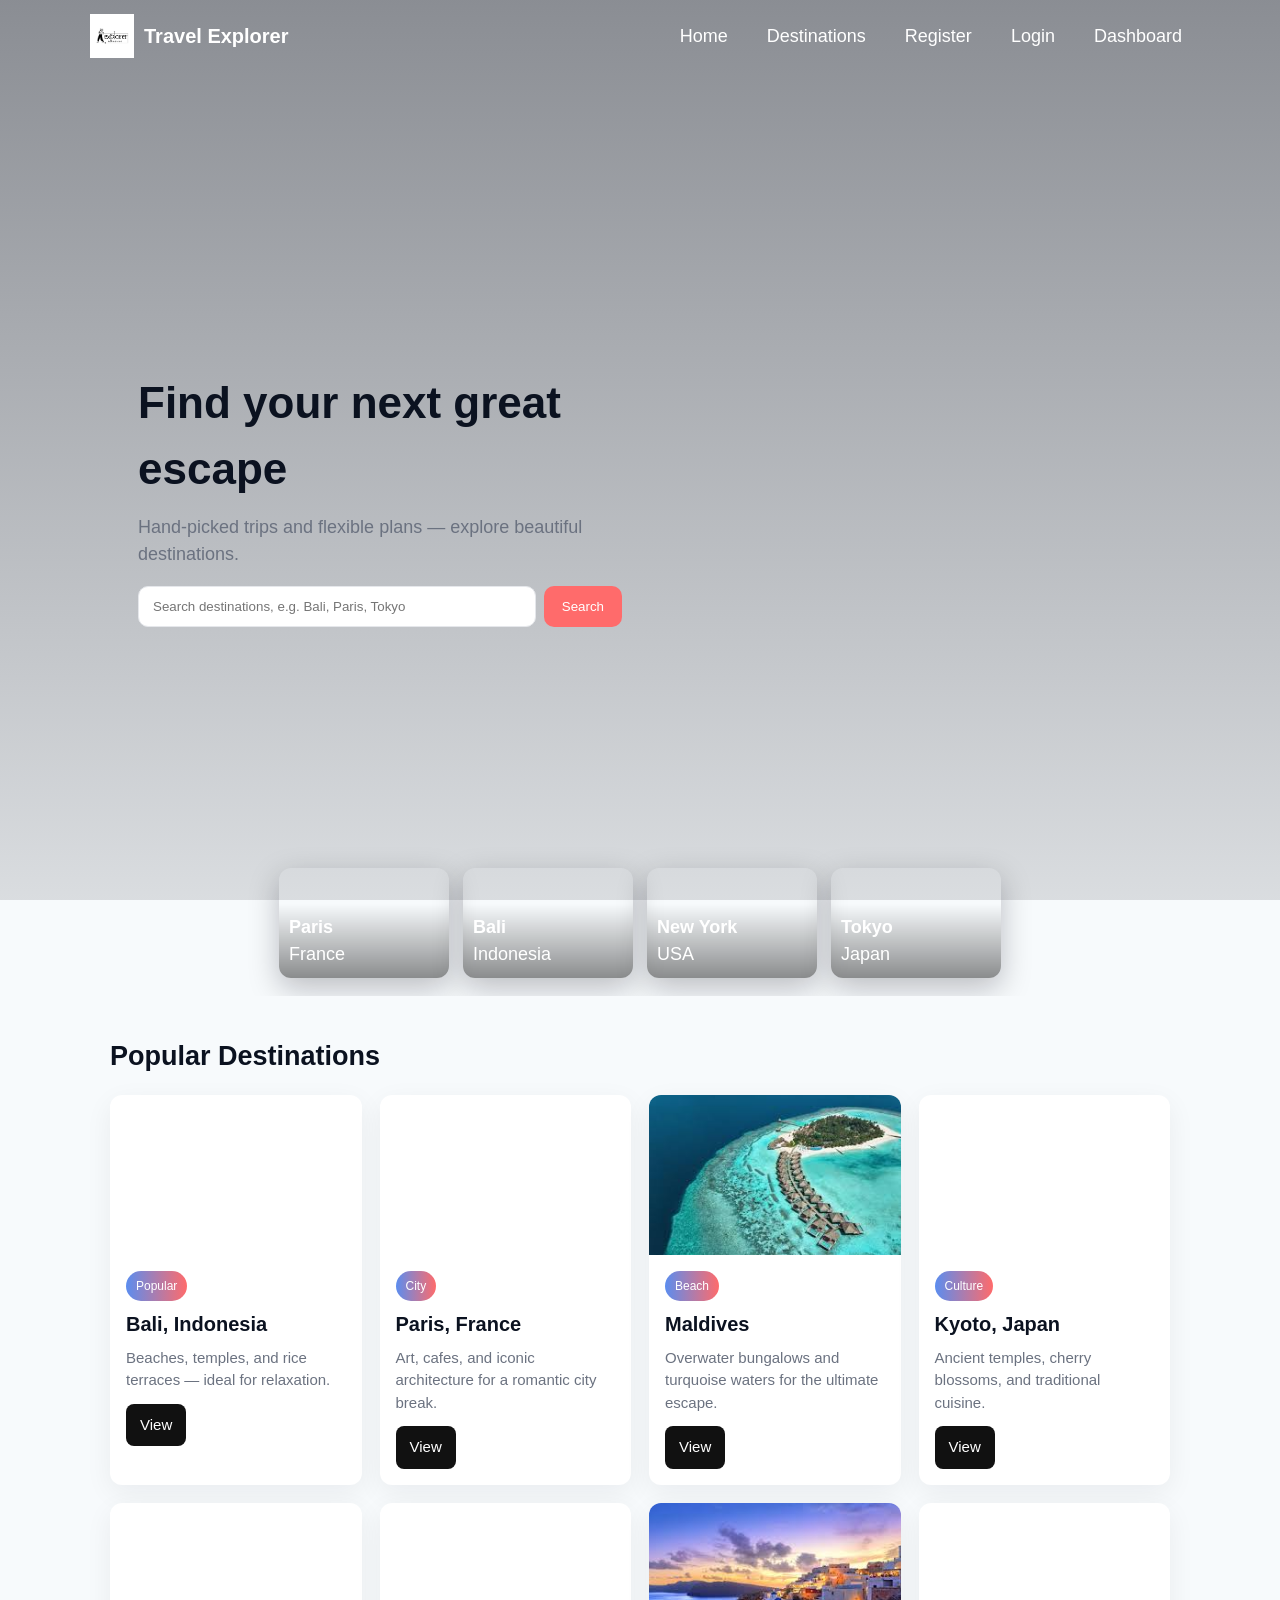
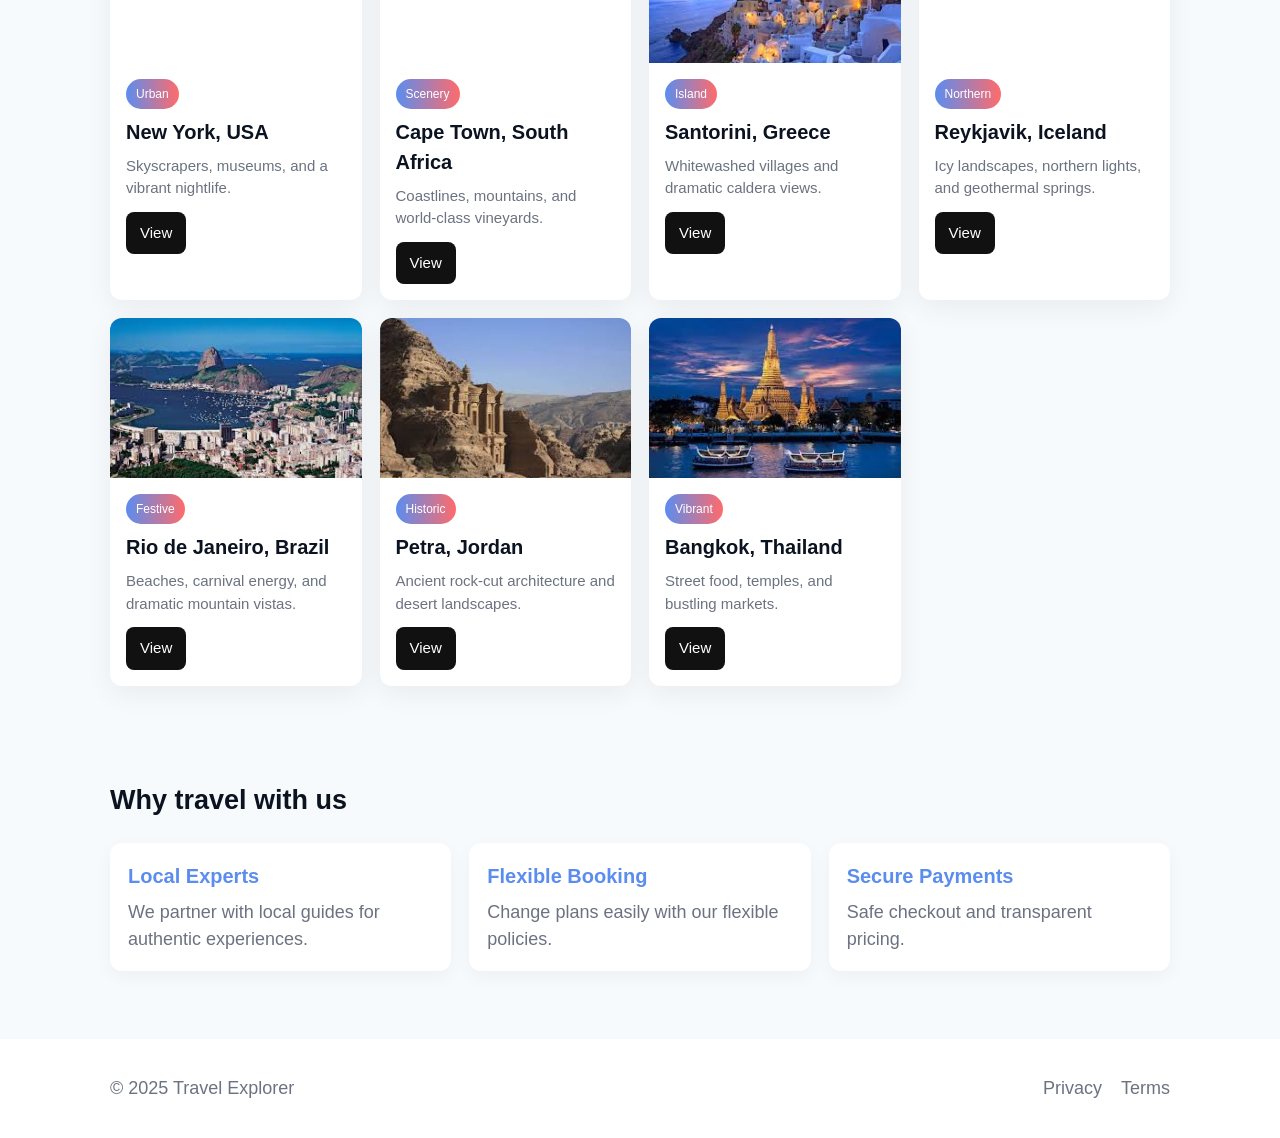
<file: index.html>
<!DOCTYPE html>
<html lang="en">
    <head>
        <meta charset="utf-8" />
        <meta name="viewport" content="width=device-width,initial-scale=1" />
        <title>Travel Explorer — Home</title>
        <link rel="stylesheet" href="style.css" />
    </head>
    <body>
        <header class="site-header hero-header">
            <div class="container header-inner">
                <a class="brand" href="index.html">
                    <img src="explorerlogo.png" alt="Travel Explorer logo" class="logo" />
                    <span class="brand-text">Travel Explorer</span>
                </a>
                <nav class="main-nav">
                    <a href="index.html">Home</a>
                    <a href="#destinations">Destinations</a>
                    <a href="register.html">Register</a>
                    <a href="login.html">Login</a>
                    <a href="dashboard.html">Dashboard</a>
                </nav>
            </div>
        </header>

        <section class="hero">
            <div class="container hero-inner">
                <div class="hero-content">
                    <h1>Find your next great escape</h1>
                    <p>Hand-picked trips and flexible plans — explore beautiful destinations.</p>
                    <form class="search-form" action="#">
                        <input type="text" placeholder="Search destinations, e.g. Bali, Paris, Tokyo" aria-label="Search destinations" />
                        <button type="submit">Search</button>
                    </form>
                </div>
                <div class="hero-media" style="background-image:url('https://images.unsplash.com/photo-1507525428034-b723cf961d3e?auto=format&fit=crop&w=1400&q=80')"></div>
            </div>

            <!-- Most visited overlay (appears with transform animation) -->
            <div class="most-visited" aria-hidden="false">
                <div class="mv-card" style="background-image:url('https://images.unsplash.com/photo-1502602898657-3e91760cbb34?auto=format&fit=crop&w=800&q=60')">
                    <div class="mv-body"><strong>Paris</strong><span>France</span></div>
                </div>
                <div class="mv-card" style="background-image:url('https://images.unsplash.com/photo-1501785888041-af3ef285b470?auto=format&fit=crop&w=800&q=60')">
                    <div class="mv-body"><strong>Bali</strong><span>Indonesia</span></div>
                </div>
                <div class="mv-card" style="background-image:url('https://images.unsplash.com/photo-1467269204594-9661b134dd2b?auto=format&fit=crop&w=800&q=60')">
                    <div class="mv-body"><strong>New York</strong><span>USA</span></div>
                </div>
                <div class="mv-card" style="background-image:url('https://images.unsplash.com/photo-1549692520-acc6669e2f0c?auto=format&fit=crop&w=800&q=60')">
                    <div class="mv-body"><strong>Tokyo</strong><span>Japan</span></div>
                </div>
            </div>
        </section>

        <main class="container">
            <section id="destinations" class="cards">
                <h2>Popular Destinations</h2>
                <div class="grid">
                    <article class="card">
                        <div class="card-image" style="background-image:url('https://images.unsplash.com/photo-1501785888041-af3ef285b470?auto=format&fit=crop&w=1200&q=80')"></div>
                        <div class="card-body">
                            <span class="badge">Popular</span>
                            <h3>Bali, Indonesia</h3>
                            <p>Beaches, temples, and rice terraces — ideal for relaxation.</p>
                            <a class="btn" href="#">View</a>
                        </div>
                    </article>

                    <article class="card">
                        <div class="card-image" style="background-image:url('https://images.unsplash.com/photo-1502602898657-3e91760cbb34?auto=format&fit=crop&w=1200&q=80')"></div>
                        <div class="card-body">
                            <span class="badge">City</span>
                            <h3>Paris, France</h3>
                            <p>Art, cafes, and iconic architecture for a romantic city break.</p>
                            <a class="btn" href="#">View</a>
                        </div>
                    </article>

                    <article class="card">
                        <div class="card-image" style="background-image:url('[data-uri]')"></div>
                        <div class="card-body">
                            <span class="badge">Beach</span>
                            <h3>Maldives</h3>
                            <p>Overwater bungalows and turquoise waters for the ultimate escape.</p>
                            <a class="btn" href="#">View</a>
                        </div>
                    </article>

                    <article class="card">
                        <div class="card-image" style="background-image:url('https://images.unsplash.com/photo-1549692520-acc6669e2f0c?auto=format&fit=crop&w=1200&q=80')"></div>
                        <div class="card-body">
                            <span class="badge">Culture</span>
                            <h3>Kyoto, Japan</h3>
                            <p>Ancient temples, cherry blossoms, and traditional cuisine.</p>
                            <a class="btn" href="#">View</a>
                        </div>
                    </article>

                    <article class="card">
                        <div class="card-image" style="background-image:url('https://images.unsplash.com/photo-1467269204594-9661b134dd2b?auto=format&fit=crop&w=1200&q=80')"></div>
                        <div class="card-body">
                            <span class="badge">Urban</span>
                            <h3>New York, USA</h3>
                            <p>Skyscrapers, museums, and a vibrant nightlife.</p>
                            <a class="btn" href="#">View</a>
                        </div>
                    </article>

                    <article class="card">
                        <div class="card-image" style="background-image:url('https://images.unsplash.com/photo-1508610048659-a06b669e3321?auto=format&fit=crop&w=1200&q=80')"></div>
                        <div class="card-body">
                            <span class="badge">Scenery</span>
                            <h3>Cape Town, South Africa</h3>
                            <p>Coastlines, mountains, and world-class vineyards.</p>
                            <a class="btn" href="#">View</a>
                        </div>
                    </article>

                    <article class="card">
                        <div class="card-image" style="background-image:url('[data-uri]')"></div>
                        <div class="card-body">
                            <span class="badge">Island</span>
                            <h3>Santorini, Greece</h3>
                            <p>Whitewashed villages and dramatic caldera views.</p>
                            <a class="btn" href="#">View</a>
                        </div>
                    </article>
                    
                    <article class="card">
                        <div class="card-image" style="background-image:url('https://images.unsplash.com/photo-1482192596544-9eb780fc7f66?auto=format&fit=crop&w=1200&q=80')"></div>
                        <div class="card-body">
                            <span class="badge">Northern</span>
                            <h3>Reykjavik, Iceland</h3>
                            <p>Icy landscapes, northern lights, and geothermal springs.</p>
                            <a class="btn" href="#">View</a>
                        </div>
                    </article>

                    <article class="card">
                        <div class="card-image" style="background-image:url('[data-uri]')"></div>
                        <div class="card-body">
                            <span class="badge">Festive</span>
                            <h3>Rio de Janeiro, Brazil</h3>
                            <p>Beaches, carnival energy, and dramatic mountain vistas.</p>
                            <a class="btn" href="#">View</a>
                        </div>
                    </article>

                    <article class="card">
                        <div class="card-image" style="background-image:url('[data-uri]')"></div>
                        <div class="card-body">
                            <span class="badge">Historic</span>
                            <h3>Petra, Jordan</h3>
                            <p>Ancient rock-cut architecture and desert landscapes.</p>
                            <a class="btn" href="#">View</a>
                        </div>
                    </article>

                    <article class="card">
                        <div class="card-image" style="background-image:url('[data-uri]')"></div>
                        <div class="card-body">
                            <span class="badge">Vibrant</span>
                            <h3>Bangkok, Thailand</h3>
                            <p>Street food, temples, and bustling markets.</p>
                            <a class="btn" href="#">View</a>
                        </div>
                    </article>
                </div>
            </section>

            <section class="features">
                <h2>Why travel with us</h2>
                <div class="feature-grid">
                    <div class="feature">
                        <h3>Local Experts</h3>
                        <p>We partner with local guides for authentic experiences.</p>
                    </div>
                    <div class="feature">
                        <h3>Flexible Booking</h3>
                        <p>Change plans easily with our flexible policies.</p>
                    </div>
                    <div class="feature">
                        <h3>Secure Payments</h3>
                        <p>Safe checkout and transparent pricing.</p>
                    </div>
                </div>
            </section>
        </main>

        <footer class="site-footer">
            <div class="container footer-inner">
                <p>&copy; 2025 Travel Explorer</p>
                <nav class="footer-nav">
                    <a href="#">Privacy</a>
                    <a href="#">Terms</a>
                </nav>
            </div>
        </footer>
    </body>
</html>
</file>
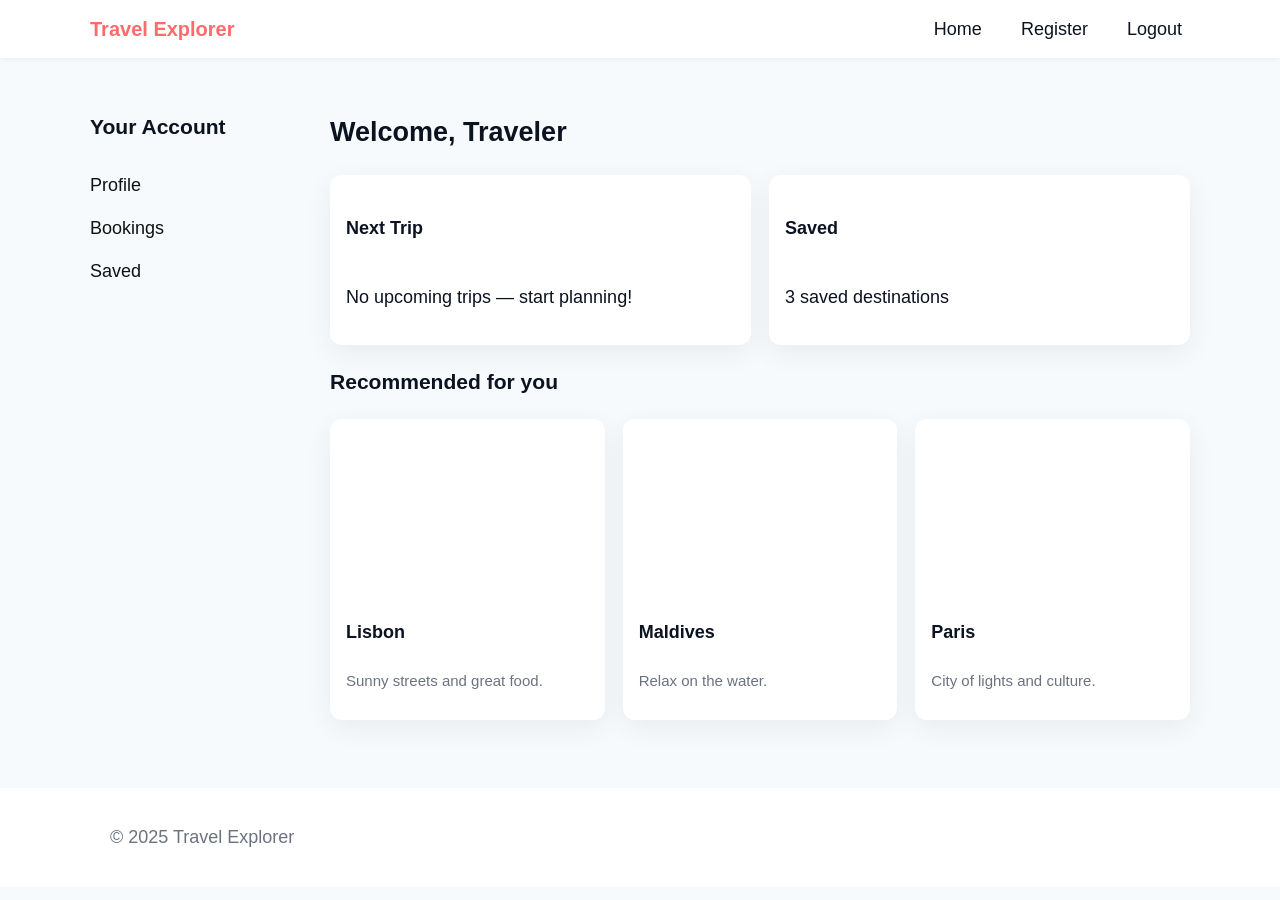
<file: dashboard.html>
<!DOCTYPE html>
<html lang="en">
  <head>
    <meta charset="utf-8" />
    <meta name="viewport" content="width=device-width,initial-scale=1" />
    <title>Dashboard — Travel Explorer</title>
    <link rel="stylesheet" href="style.css" />
  </head>
  <body>
    <header class="site-header">
      <div class="container header-inner">
        <a class="brand" href="index.html">Travel Explorer</a>
        <nav class="main-nav">
          <a href="index.html">Home</a>
          <a href="register.html">Register</a>
          <a href="login.html">Logout</a>
        </nav>
      </div>
    </header>

    <main class="container dashboard">
      <aside class="sidebar">
        <h3>Your Account</h3>
        <nav class="side-nav">
          <a href="#">Profile</a>
          <a href="#">Bookings</a>
          <a href="#">Saved</a>
        </nav>
      </aside>

      <section class="dashboard-main">
        <h2>Welcome, Traveler</h2>
        <div class="grid">
          <div class="card small">
            <h4>Next Trip</h4>
            <p>No upcoming trips — start planning!</p>
          </div>
          <div class="card small">
            <h4>Saved</h4>
            <p>3 saved destinations</p>
          </div>
        </div>

        <h3>Recommended for you</h3>
        <div class="grid">
          <div class="card">
            <div class="card-image" style="background-image:url('https://images.unsplash.com/photo-1483683804023-6ccdb62f86ef?auto=format&fit=crop&w=1200&q=80')"></div>
            <div class="card-body"><h4>Lisbon</h4><p>Sunny streets and great food.</p></div>
          </div>
          <div class="card">
            <div class="card-image" style="background-image:url('https://images.unsplash.com/photo-1505765050526-6c8a5b9f6b5a?auto=format&fit=crop&w=1200&q=80')"></div>
            <div class="card-body"><h4>Maldives</h4><p>Relax on the water.</p></div>
          </div>
          <div class="card">
            <div class="card-image" style="background-image:url('https://images.unsplash.com/photo-1502602898657-3e91760cbb34?auto=format&fit=crop&w=1200&q=80')"></div>
            <div class="card-body"><h4>Paris</h4><p>City of lights and culture.</p></div>
          </div>
        </div>
      </section>
    </main>

    <footer class="site-footer">
      <div class="container footer-inner">
        <p>&copy; 2025 Travel Explorer</p>
      </div>
    </footer>
  </body>
</html>
</file>
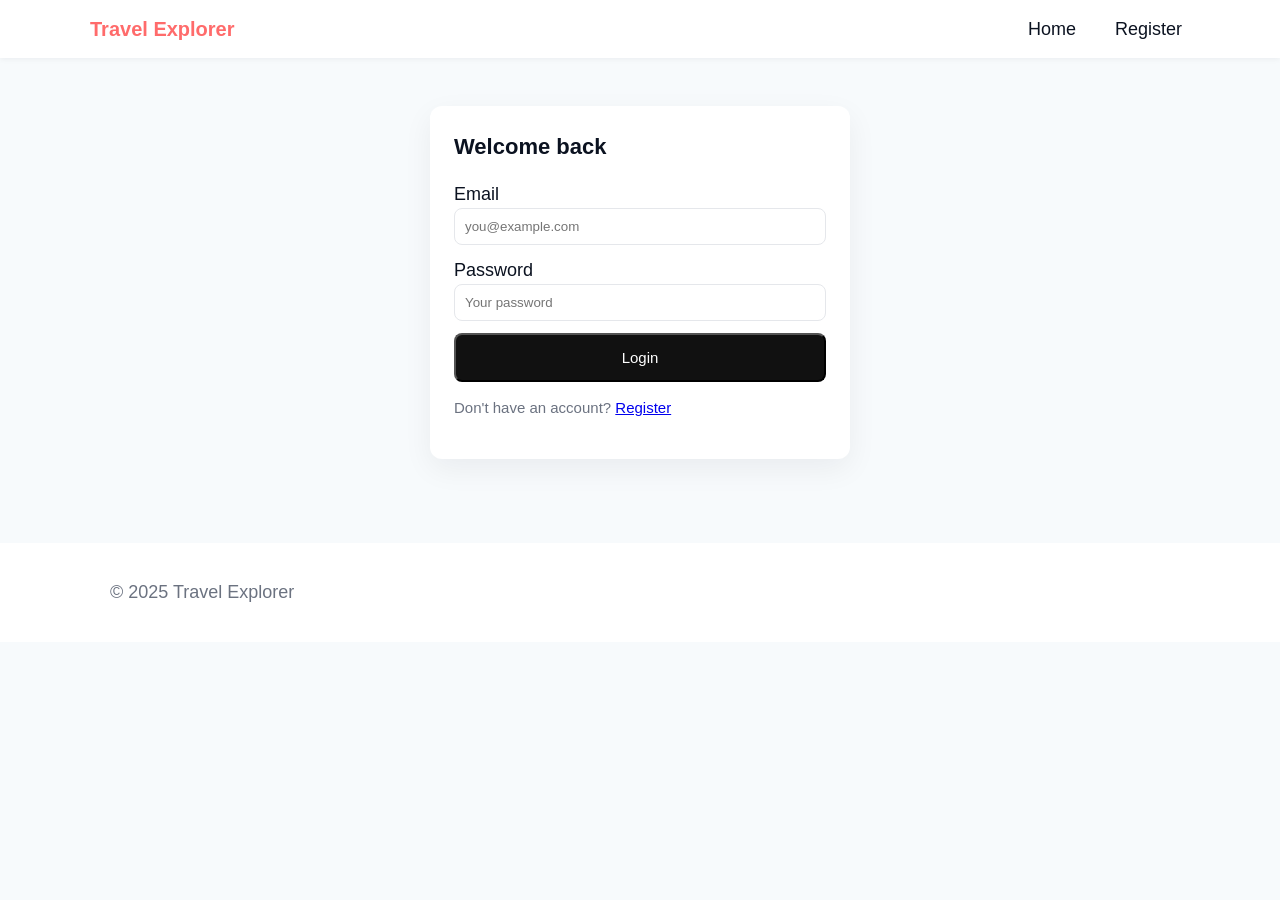
<file: login.html>
<!DOCTYPE html>
<html lang="en">
  <head>
    <meta charset="utf-8" />
    <meta name="viewport" content="width=device-width,initial-scale=1" />
    <title>Login — Travel Explorer</title>
    <link rel="stylesheet" href="style.css" />
  </head>
  <body>
    <header class="site-header">
      <div class="container header-inner">
        <a class="brand" href="index.html">Travel Explorer</a>
        <nav class="main-nav">
          <a href="index.html">Home</a>
          <a href="register.html">Register</a>
        </nav>
      </div>
    </header>

    <main class="container auth">
      <div class="auth-card">
        <h2>Welcome back</h2>
        <form action="#">
          <label>Email<input type="email" placeholder="you@example.com" required /></label>
          <label>Password<input type="password" placeholder="Your password" required /></label>
          <button class="btn btn-block" type="submit">Login</button>
        </form>
        <p class="muted">Don't have an account? <a href="register.html">Register</a></p>
      </div>
    </main>

    <footer class="site-footer">
      <div class="container footer-inner">
        <p>&copy; 2025 Travel Explorer</p>
      </div>
    </footer>
  </body>
</html>
</file>
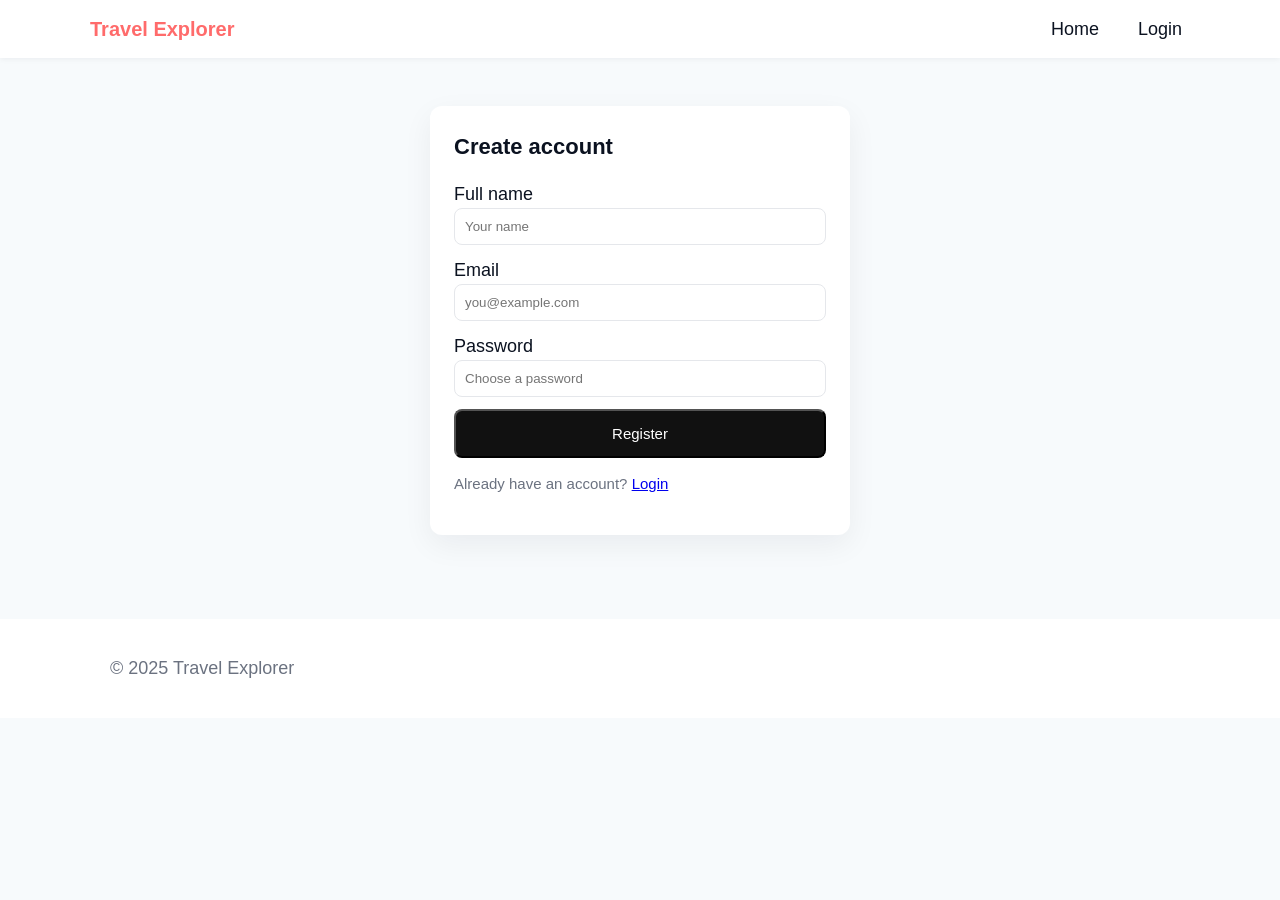
<file: register.html>
<!DOCTYPE html>
<html lang="en">
  <head>
    <meta charset="utf-8" />
    <meta name="viewport" content="width=device-width,initial-scale=1" />
    <title>Register — Travel Explorer</title>
    <link rel="stylesheet" href="style.css" />
  </head>
  <body>
    <header class="site-header">
      <div class="container header-inner">
        <a class="brand" href="index.html">Travel Explorer</a>
        <nav class="main-nav">
          <a href="index.html">Home</a>
          <a href="login.html">Login</a>
        </nav>
      </div>
    </header>

    <main class="container auth">
      <div class="auth-card">
        <h2>Create account</h2>
        <form action="#">
          <label>Full name<input type="text" placeholder="Your name" required /></label>
          <label>Email<input type="email" placeholder="you@example.com" required /></label>
          <label>Password<input type="password" placeholder="Choose a password" required /></label>
          <button class="btn btn-block" type="submit">Register</button>
        </form>
        <p class="muted">Already have an account? <a href="login.html">Login</a></p>
      </div>
    </main>

    <footer class="site-footer">
      <div class="container footer-inner">
        <p>&copy; 2025 Travel Explorer</p>
      </div>
    </footer>
  </body>
</html>
</file>
<file: style.css>
:root{
    --accent:#ff6b6b; /* primary accent */
    --accent-2:#5b8def; /* secondary accent */
    --accent-3:#34c59f; /* success/green */
    --muted:#6b7280;
    --bg:#f7fafc;
    --card:#ffffff;
    --text:#0b1220;
    --nav-bg:#ffffffcc;
    --container:1100px;
}

*{box-sizing:border-box}
/* Slightly larger base font for improved readability */
body{font-family:Inter,Segoe UI,Arial,Helvetica,sans-serif;margin:0;color:#0b1220;background:var(--bg);line-height:1.5;font-size:18px}
.container{max-width:var(--container);margin:0 auto;padding:0 20px}

.site-header{background:#fff;box-shadow:0 1px 6px rgba(11,18,32,0.06);position:sticky;top:0;z-index:30}
.header-inner{display:flex;align-items:center;justify-content:space-between;padding:14px 0}
.brand{display:flex;align-items:center;gap:10px;font-weight:700;color:var(--accent);text-decoration:none;font-size:20px}
.logo{height:44px;width:auto;display:block}
.brand-text{font-weight:700;color:var(--accent);font-size:20px}

/* Hero-specific header variant (transparent over the hero) */
.hero-header{background:transparent;position:absolute;left:0;right:0;top:0;box-shadow:none}
.hero-header .brand-text,.hero-header .main-nav a{color:#fff}

/* Make hero full screen */
.hero{padding:0;position:relative;overflow:hidden}
.hero-inner{display:flex;gap:36px;align-items:center;min-height:100vh;padding:48px 0}
.hero-media{flex:1;height:100vh;background-size:cover;background-position:center;border-radius:0}
.hero-content{flex:1;max-width:620px;padding:48px;color:#fff;z-index:2}
.hero::after{content:'';position:absolute;left:0;right:0;top:0;height:100vh;background:linear-gradient(180deg, rgba(6,9,20,0.45), rgba(6,9,20,0.12));pointer-events:none}

/* Most visited overlay - uses CSS transform for appearance */
.most-visited{position:absolute;left:50%;transform:translateX(-50%) translateY(24px);bottom:36px;display:flex;gap:14px;z-index:3;padding:6px}
.mv-card{width:170px;height:110px;border-radius:12px;background-size:cover;background-position:center;box-shadow:0 10px 30px rgba(6,9,20,0.25);overflow:hidden;transform:translateY(26px) scale(.95);opacity:0;display:flex;align-items:flex-end}
.mv-body{background:linear-gradient(180deg,transparent,rgba(0,0,0,0.44));color:#fff;padding:10px;width:100%}
.mv-body strong{display:block}

/* animation using transform */
@keyframes mvSlideUp{
    from{transform:translateY(26px) scale(.95);opacity:0}
    to{transform:translateY(0) scale(1);opacity:1}
}
.mv-card{animation:mvSlideUp .5s cubic-bezier(.2,.9,.2,1) forwards}
.mv-card:nth-child(1){animation-delay:.12s}
.mv-card:nth-child(2){animation-delay:.24s}
.mv-card:nth-child(3){animation-delay:.36s}
.mv-card:nth-child(4){animation-delay:.48s}

/* slightly smaller on mobile */
@media (max-width:700px){
    .most-visited{flex-wrap:wrap;left:50%;transform:translateX(-50%) translateY(10px);bottom:18px}
    .mv-card{width:140px;height:92px}
    .hero-inner{padding:28px 0}
    .hero-content{padding:26px}
}
.main-nav a{margin-left:18px;color:var(--text);text-decoration:none;padding:6px 8px;border-radius:8px}
.main-nav a:hover{background:var(--nav-bg)}
.main-nav a.cta{background:linear-gradient(90deg,var(--accent),var(--accent-2));color:#fff;padding:8px 12px}

.hero{padding:48px 0}
.hero-inner{display:flex;gap:36px;align-items:center}
.hero-content{flex:1}
.hero-media{flex:1;height:320px;background-size:cover;background-position:center;border-radius:12px}
.hero h1{font-size:44px;margin:0 0 12px}
.hero p{color:var(--muted);margin:0 0 18px}
.search-form{display:flex;gap:8px}
.search-form input{flex:1;padding:12px 14px;border-radius:10px;border:1px solid #e5e7eb}
.search-form button{background:var(--accent);color:#fff;border:none;padding:12px 18px;border-radius:10px}

.cards{padding:40px 0}
.cards h2{margin:0 0 18px}
.grid{display:grid;grid-template-columns:repeat(auto-fit,minmax(240px,1fr));gap:18px}
.card{background:var(--card);border-radius:12px;overflow:hidden;box-shadow:0 8px 28px rgba(11,18,32,0.06);display:flex;flex-direction:column;transition:transform .22s ease,box-shadow .22s ease}
.card:hover{transform:translateY(-6px);box-shadow:0 18px 40px rgba(11,18,32,0.12)}
.card-image{height:160px;background-size:cover;background-position:center}
.card-body{padding:16px}
.card-body h3{margin:0 0 8px;font-size:20px}
.card-body p{margin:0 0 12px;color:var(--muted);font-size:15px}
.btn{display:inline-block;background:#111;color:#fff;padding:10px 14px;border-radius:8px;text-decoration:none;font-size:15px}

.badge{display:inline-block;background:linear-gradient(90deg,var(--accent-2),var(--accent));color:#fff;padding:6px 10px;border-radius:999px;font-size:12px;margin-bottom:8px}

.btn.alt{background:transparent;color:var(--accent-2);border:1px solid rgba(91,141,239,0.14)}

.feature h3{color:var(--accent-2);font-size:20px}

.hero h1{color:var(--text)}

/* small visual polish for footer links */
.footer-nav a{transition:color .15s ease}
.footer-nav a:hover{color:var(--accent-2)}

.features{padding:32px 0}
.feature-grid{display:grid;grid-template-columns:repeat(auto-fit,minmax(200px,1fr));gap:18px}
.feature{background:#fff;padding:18px;border-radius:12px;box-shadow:0 6px 18px rgba(11,18,32,0.04)}
.feature h3{margin:0 0 8px}
.feature p{margin:0;color:var(--muted)}

.site-footer{padding:18px 0;background:#fff;margin-top:36px}
.footer-inner{display:flex;align-items:center;justify-content:space-between;color:var(--muted)}
.footer-nav a{margin-left:14px;color:var(--muted);text-decoration:none}

.auth{display:flex;justify-content:center;padding:48px 0}
.auth-card{width:100%;max-width:420px;background:#fff;padding:24px;border-radius:12px;box-shadow:0 10px 30px rgba(11,18,32,0.06)}
.auth-card h2{margin-top:0;font-size:22px}
.auth-card label{display:block;margin:12px 0}
.auth-card input{width:100%;padding:10px;border-radius:8px;border:1px solid #e5e7eb}
.btn-block{width:100%;padding:14px;font-size:15px}
.muted{color:var(--muted);font-size:15px}

.dashboard{display:flex;gap:20px;padding:32px 0}
.sidebar{width:220px}
.side-nav a{display:block;padding:8px 0;color:#111;text-decoration:none}
.dashboard-main{flex:1}
.small{padding:16px}

@media (max-width:900px){
    .hero-inner{flex-direction:column}
    .header-inner{flex-direction:column;align-items:flex-start;gap:8px}
    .dashboard{flex-direction:column}
    .sidebar{width:100%}
}

@media (prefers-reduced-motion:reduce){
    *{transition:none!important}
}
</file>
